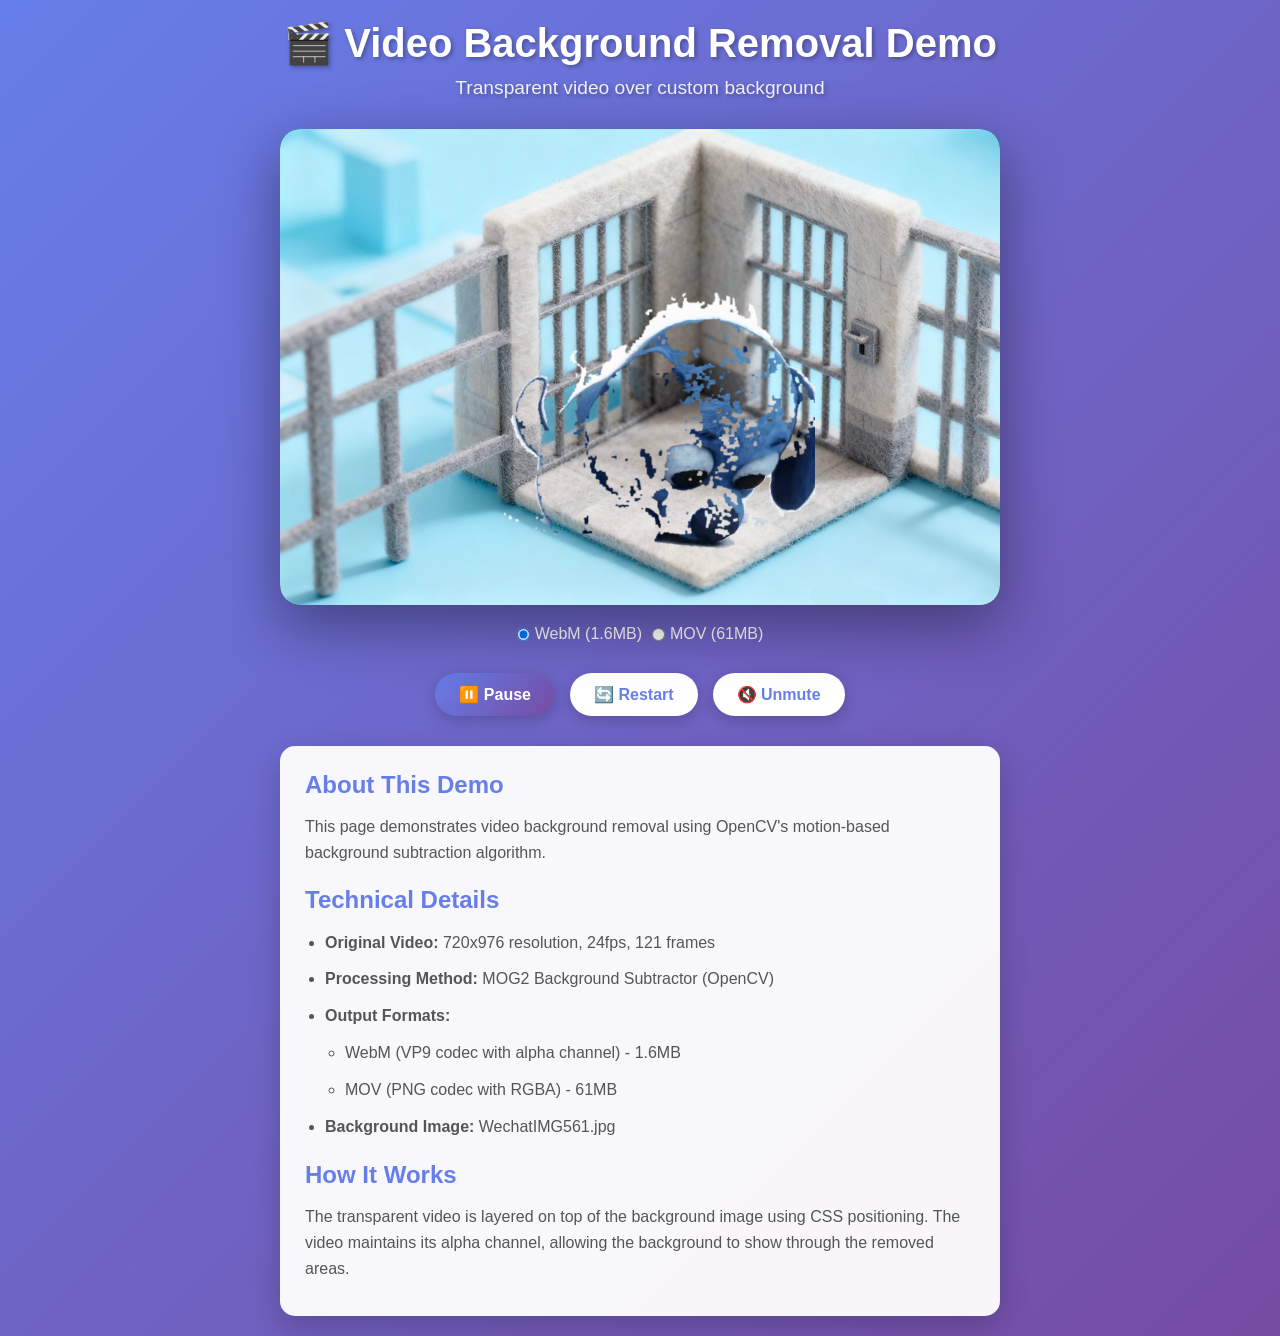
<file: video-background.html>
<!DOCTYPE html>
<html lang="en">
<head>
    <meta charset="UTF-8">
    <meta name="viewport" content="width=device-width, initial-scale=1.0">
    <title>Video with Custom Background - Prison Break</title>
    <style>
        * {
            margin: 0;
            padding: 0;
            box-sizing: border-box;
        }

        body {
            font-family: 'Segoe UI', Tahoma, Geneva, Verdana, sans-serif;
            background: linear-gradient(135deg, #667eea 0%, #764ba2 100%);
            min-height: 100vh;
            display: flex;
            flex-direction: column;
            align-items: center;
            justify-content: center;
            padding: 20px;
            overflow-x: hidden;
        }

        .header {
            text-align: center;
            margin-bottom: 30px;
            color: white;
            text-shadow: 2px 2px 4px rgba(0, 0, 0, 0.3);
        }

        .header h1 {
            font-size: 2.5em;
            margin-bottom: 10px;
            font-weight: 700;
        }

        .header p {
            font-size: 1.2em;
            opacity: 0.9;
        }

        .video-container {
            position: relative;
            width: 100%;
            max-width: 720px;
            border-radius: 20px;
            overflow: hidden;
            box-shadow: 0 20px 60px rgba(0, 0, 0, 0.4);
            background: #000;
        }

        .background-layer {
            width: 100%;
            height: auto;
            display: block;
            object-fit: cover;
        }

        .video-layer {
            position: absolute;
            top: 0;
            left: 0;
            width: 100%;
            height: 100%;
            object-fit: contain;
            mix-blend-mode: normal;
        }

        .controls {
            margin-top: 30px;
            display: flex;
            gap: 15px;
            flex-wrap: wrap;
            justify-content: center;
        }

        .btn {
            padding: 12px 24px;
            font-size: 16px;
            border: none;
            border-radius: 50px;
            cursor: pointer;
            background: white;
            color: #667eea;
            font-weight: 600;
            transition: all 0.3s ease;
            box-shadow: 0 4px 15px rgba(0, 0, 0, 0.2);
        }

        .btn:hover {
            transform: translateY(-2px);
            box-shadow: 0 6px 20px rgba(0, 0, 0, 0.3);
            background: #f0f0f0;
        }

        .btn:active {
            transform: translateY(0);
        }

        .btn-primary {
            background: linear-gradient(135deg, #667eea 0%, #764ba2 100%);
            color: white;
        }

        .btn-primary:hover {
            background: linear-gradient(135deg, #5568d3 0%, #653a8a 100%);
        }

        .info-box {
            margin-top: 30px;
            background: rgba(255, 255, 255, 0.95);
            padding: 25px;
            border-radius: 15px;
            max-width: 720px;
            width: 100%;
            box-shadow: 0 10px 30px rgba(0, 0, 0, 0.2);
        }

        .info-box h2 {
            color: #667eea;
            margin-bottom: 15px;
            font-size: 1.5em;
        }

        .info-box p {
            color: #555;
            line-height: 1.6;
            margin-bottom: 10px;
        }

        .info-box ul {
            color: #555;
            line-height: 1.8;
            margin-left: 20px;
        }

        .info-box li {
            margin-bottom: 8px;
        }

        .format-toggle {
            display: flex;
            gap: 10px;
            justify-content: center;
            margin-top: 20px;
        }

        .format-toggle label {
            display: flex;
            align-items: center;
            gap: 5px;
            color: white;
            font-weight: 500;
        }

        .format-toggle input[type="radio"] {
            cursor: pointer;
        }

        @media (max-width: 768px) {
            .header h1 {
                font-size: 2em;
            }

            .header p {
                font-size: 1em;
            }

            .btn {
                padding: 10px 20px;
                font-size: 14px;
            }
        }
    </style>
</head>
<body>
    <div class="header">
        <h1>🎬 Video Background Removal Demo</h1>
        <p>Transparent video over custom background</p>
    </div>

    <div class="video-container">
        <img src="WechatIMG561.jpg" alt="Background" class="background-layer" id="backgroundImg">
        <video
            id="videoPlayer"
            class="video-layer"
            autoplay
            loop
            muted
            playsinline>
            <source src="🤐 2025-11-11 22.20.34_no_bg.webm" type="video/webm">
            <source src="🤐 2025-11-11 22.20.34_no_bg.mov" type="video/mp4">
            Your browser does not support the video tag.
        </video>
    </div>

    <div class="format-toggle">
        <label>
            <input type="radio" name="format" value="webm" checked>
            WebM (1.6MB)
        </label>
        <label>
            <input type="radio" name="format" value="mov">
            MOV (61MB)
        </label>
    </div>

    <div class="controls">
        <button class="btn btn-primary" id="playPauseBtn">⏸️ Pause</button>
        <button class="btn" id="restartBtn">🔄 Restart</button>
        <button class="btn" id="toggleMuteBtn">🔇 Unmute</button>
    </div>

    <div class="info-box">
        <h2>About This Demo</h2>
        <p>This page demonstrates video background removal using OpenCV's motion-based background subtraction algorithm.</p>

        <h2 style="margin-top: 20px;">Technical Details</h2>
        <ul>
            <li><strong>Original Video:</strong> 720x976 resolution, 24fps, 121 frames</li>
            <li><strong>Processing Method:</strong> MOG2 Background Subtractor (OpenCV)</li>
            <li><strong>Output Formats:</strong></li>
            <ul>
                <li>WebM (VP9 codec with alpha channel) - 1.6MB</li>
                <li>MOV (PNG codec with RGBA) - 61MB</li>
            </ul>
            <li><strong>Background Image:</strong> WechatIMG561.jpg</li>
        </ul>

        <h2 style="margin-top: 20px;">How It Works</h2>
        <p>The transparent video is layered on top of the background image using CSS positioning. The video maintains its alpha channel, allowing the background to show through the removed areas.</p>
    </div>

    <script>
        const video = document.getElementById('videoPlayer');
        const playPauseBtn = document.getElementById('playPauseBtn');
        const restartBtn = document.getElementById('restartBtn');
        const toggleMuteBtn = document.getElementById('toggleMuteBtn');
        const formatRadios = document.querySelectorAll('input[name="format"]');

        // Play/Pause functionality
        playPauseBtn.addEventListener('click', () => {
            if (video.paused) {
                video.play();
                playPauseBtn.textContent = '⏸️ Pause';
            } else {
                video.pause();
                playPauseBtn.textContent = '▶️ Play';
            }
        });

        // Restart functionality
        restartBtn.addEventListener('click', () => {
            video.currentTime = 0;
            video.play();
            playPauseBtn.textContent = '⏸️ Pause';
        });

        // Mute/Unmute functionality
        toggleMuteBtn.addEventListener('click', () => {
            video.muted = !video.muted;
            toggleMuteBtn.textContent = video.muted ? '🔇 Unmute' : '🔊 Mute';
        });

        // Format toggle functionality
        formatRadios.forEach(radio => {
            radio.addEventListener('change', (e) => {
                const format = e.target.value;
                const currentTime = video.currentTime;
                const isPlaying = !video.paused;

                // Change video source
                video.innerHTML = '';

                if (format === 'webm') {
                    const source = document.createElement('source');
                    source.src = '🤐 2025-11-11 22.20.34_no_bg.webm';
                    source.type = 'video/webm';
                    video.appendChild(source);
                } else {
                    const source = document.createElement('source');
                    source.src = '🤐 2025-11-11 22.20.34_no_bg.mov';
                    source.type = 'video/mp4';
                    video.appendChild(source);
                }

                video.load();
                video.currentTime = currentTime;

                if (isPlaying) {
                    video.play();
                }
            });
        });

        // Auto-play on load
        window.addEventListener('load', () => {
            video.play().catch(err => {
                console.log('Autoplay prevented:', err);
                playPauseBtn.textContent = '▶️ Play';
            });
        });
    </script>
</body>
</html>
</file>
